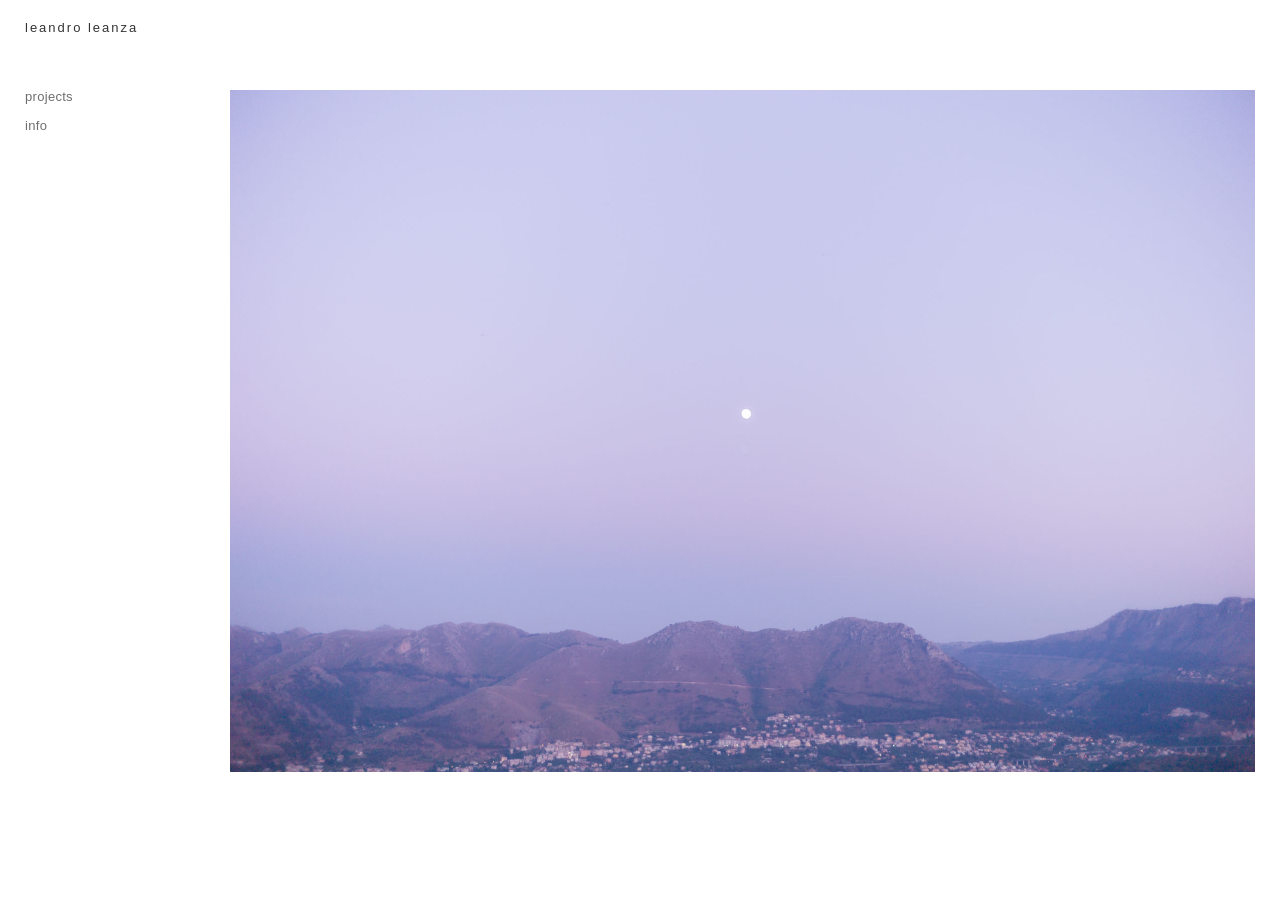
<file: docs/index.html>
<!doctype html>
<html lang="it">
<head>
<meta charset="utf-8">
<meta name="viewport" content="width=device-width,initial-scale=1">
<title>Leandro Leanza</title>
<meta name="description" content="Portfolio fotografico di Leandro Leanza">
<link rel="icon" href="assets/favicon.svg" type="image/svg+xml">
<link rel="icon" href="assets/favicon.png" type="image/png">
<link rel="apple-touch-icon" href="assets/favicon.png">
<link rel="stylesheet" href="assets/style.css">
</head>
<body class="home">
<header class="site-header">
  <h1 class="site-title"><a href="">Leandro Leanza</a></h1>
  <button class="menu-toggle" aria-expanded="false" aria-controls="main-nav">Menu</button>
  <nav id="main-nav" class="main-nav"><ul>
<li class="has-sub"><button class="sub-toggle" aria-expanded="false">Projects</button><div class="submenu"><ul>
<li><a href="quietly/">Quietly</a></li>
<li><a href="spaces/">Spaces</a></li>
<li><a href="the-last-year/">The Last Year</a></li>
</ul></div></li>
<li><a href="info/">Info</a></li>
  </ul></nav>
</header>
<main class="gallery gallery-static" data-count="1">
  <div class="slideshow">
<figure class="slide is-active" data-index="0"><img src="img/home/01.jpg" alt="" loading="eager"></figure>
  </div>
</main>
<script src="assets/site.js"></script>
</body>
</html>
</file>
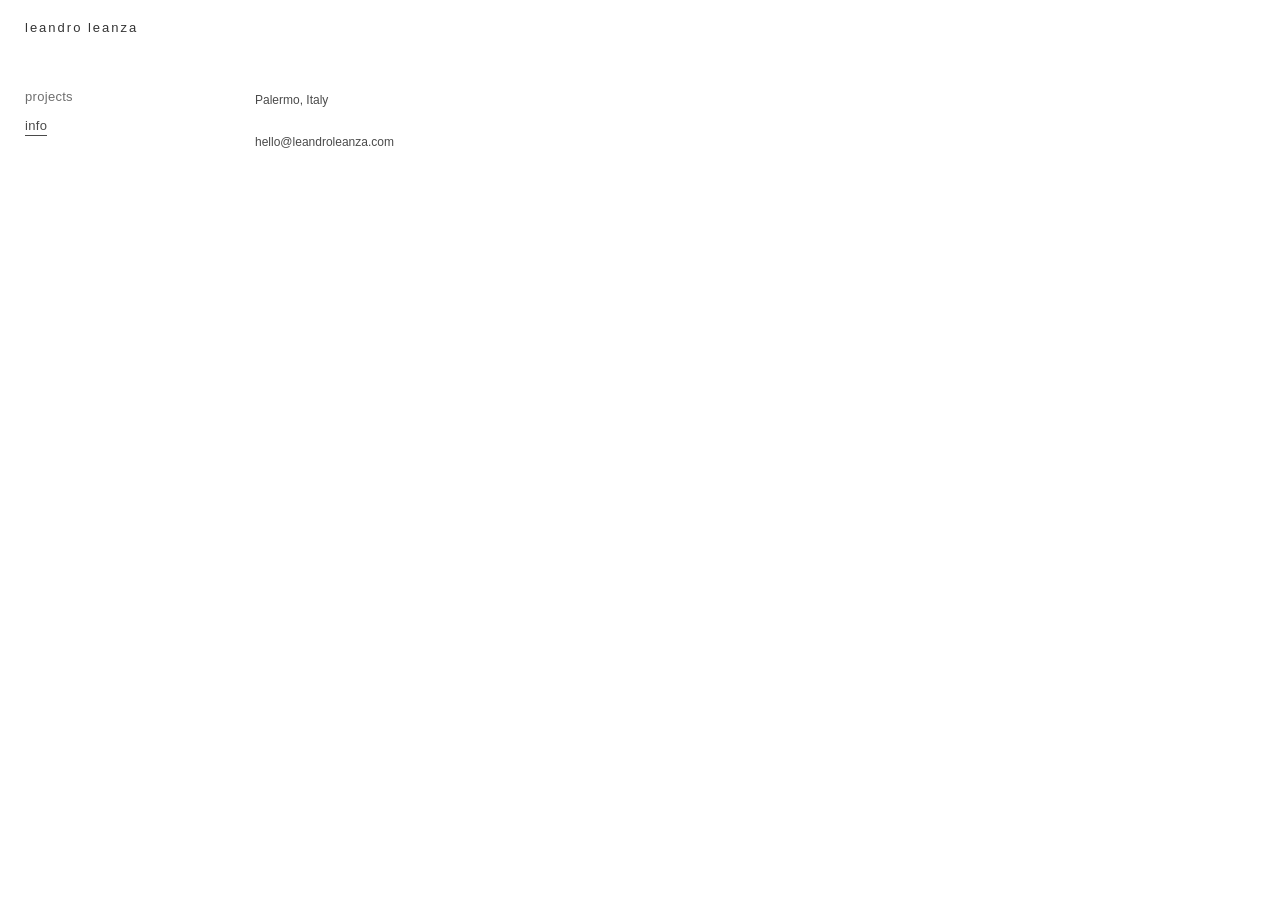
<file: docs/info/index.html>
<!doctype html>
<html lang="it">
<head>
<meta charset="utf-8">
<meta name="viewport" content="width=device-width,initial-scale=1">
<title>Info — Leandro Leanza</title>
<meta name="description" content="Portfolio fotografico di Leandro Leanza">
<link rel="icon" href="../assets/favicon.svg" type="image/svg+xml">
<link rel="icon" href="../assets/favicon.png" type="image/png">
<link rel="apple-touch-icon" href="../assets/favicon.png">
<link rel="stylesheet" href="../assets/style.css">
</head>
<body class="">
<header class="site-header">
  <h1 class="site-title"><a href="../">Leandro Leanza</a></h1>
  <button class="menu-toggle" aria-expanded="false" aria-controls="main-nav">Menu</button>
  <nav id="main-nav" class="main-nav"><ul>
<li class="has-sub"><button class="sub-toggle" aria-expanded="false">Projects</button><div class="submenu"><ul>
<li><a href="../quietly/">Quietly</a></li>
<li><a href="../spaces/">Spaces</a></li>
<li><a href="../the-last-year/">The Last Year</a></li>
</ul></div></li>
<li><a href="../info/" class="active">Info</a></li>
  </ul></nav>
</header>
<main class="info"><p>Palermo, Italy</p><p><a href="mailto:hello@leandroleanza.com">hello@leandroleanza.com</a></p></main>
<script src="../assets/site.js"></script>
</body>
</html>
</file>
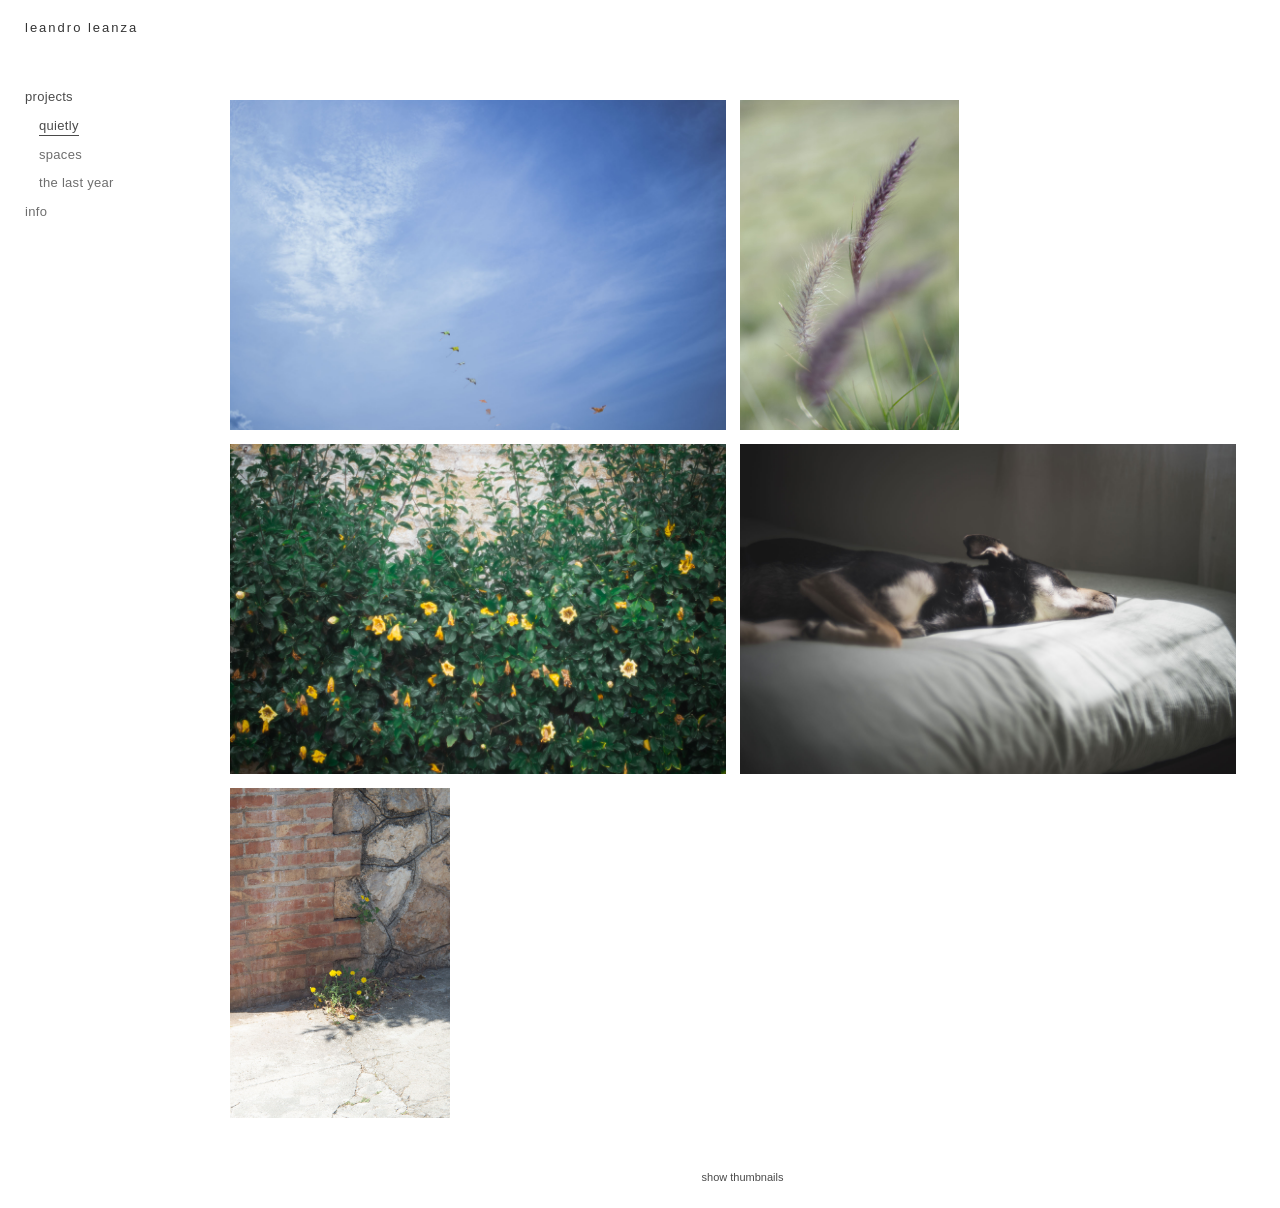
<file: docs/quietly/index.html>
<!doctype html>
<html lang="it">
<head>
<meta charset="utf-8">
<meta name="viewport" content="width=device-width,initial-scale=1">
<title>Quietly — Leandro Leanza</title>
<meta name="description" content="Portfolio fotografico di Leandro Leanza">
<link rel="icon" href="../assets/favicon.svg" type="image/svg+xml">
<link rel="icon" href="../assets/favicon.png" type="image/png">
<link rel="apple-touch-icon" href="../assets/favicon.png">
<link rel="stylesheet" href="../assets/style.css">
</head>
<body class="">
<header class="site-header">
  <h1 class="site-title"><a href="../">Leandro Leanza</a></h1>
  <button class="menu-toggle" aria-expanded="false" aria-controls="main-nav">Menu</button>
  <nav id="main-nav" class="main-nav"><ul>
<li class="has-sub open"><button class="sub-toggle" aria-expanded="true">Projects</button><div class="submenu"><ul>
<li><a href="../quietly/" class="active">Quietly</a></li>
<li><a href="../spaces/">Spaces</a></li>
<li><a href="../the-last-year/">The Last Year</a></li>
</ul></div></li>
<li><a href="../info/">Info</a></li>
  </ul></nav>
</header>
<main class="gallery" data-count="5">
  <div class="slideshow">
<figure class="slide is-active" data-index="0"><img src="../img/quietly/01.jpg" alt="" loading="eager"></figure>
<figure class="slide" data-index="1"><img src="../img/quietly/02.jpg" alt="" loading="eager"></figure>
<figure class="slide" data-index="2"><img src="../img/quietly/03.jpg" alt="" loading="lazy"></figure>
<figure class="slide" data-index="3"><img src="../img/quietly/04.jpg" alt="" loading="lazy"></figure>
<figure class="slide" data-index="4"><img src="../img/quietly/05.jpg" alt="" loading="lazy"></figure>
    <button class="hit prev-slide" aria-label="Precedente"></button>
    <button class="hit next-slide" aria-label="Successiva"></button>
  </div>
  <div class="thumbnails" hidden>
<button class="thumb" data-index="0"><img src="../img/quietly/01.jpg" alt="" loading="lazy"></button>
<button class="thumb" data-index="1"><img src="../img/quietly/02.jpg" alt="" loading="lazy"></button>
<button class="thumb" data-index="2"><img src="../img/quietly/03.jpg" alt="" loading="lazy"></button>
<button class="thumb" data-index="3"><img src="../img/quietly/04.jpg" alt="" loading="lazy"></button>
<button class="thumb" data-index="4"><img src="../img/quietly/05.jpg" alt="" loading="lazy"></button>
  </div>
  <footer class="gallery-controls">
    <button class="thumbnail-toggle">show thumbnails</button>
  </footer>
</main>
<script src="../assets/site.js"></script>
</body>
</html>
</file>
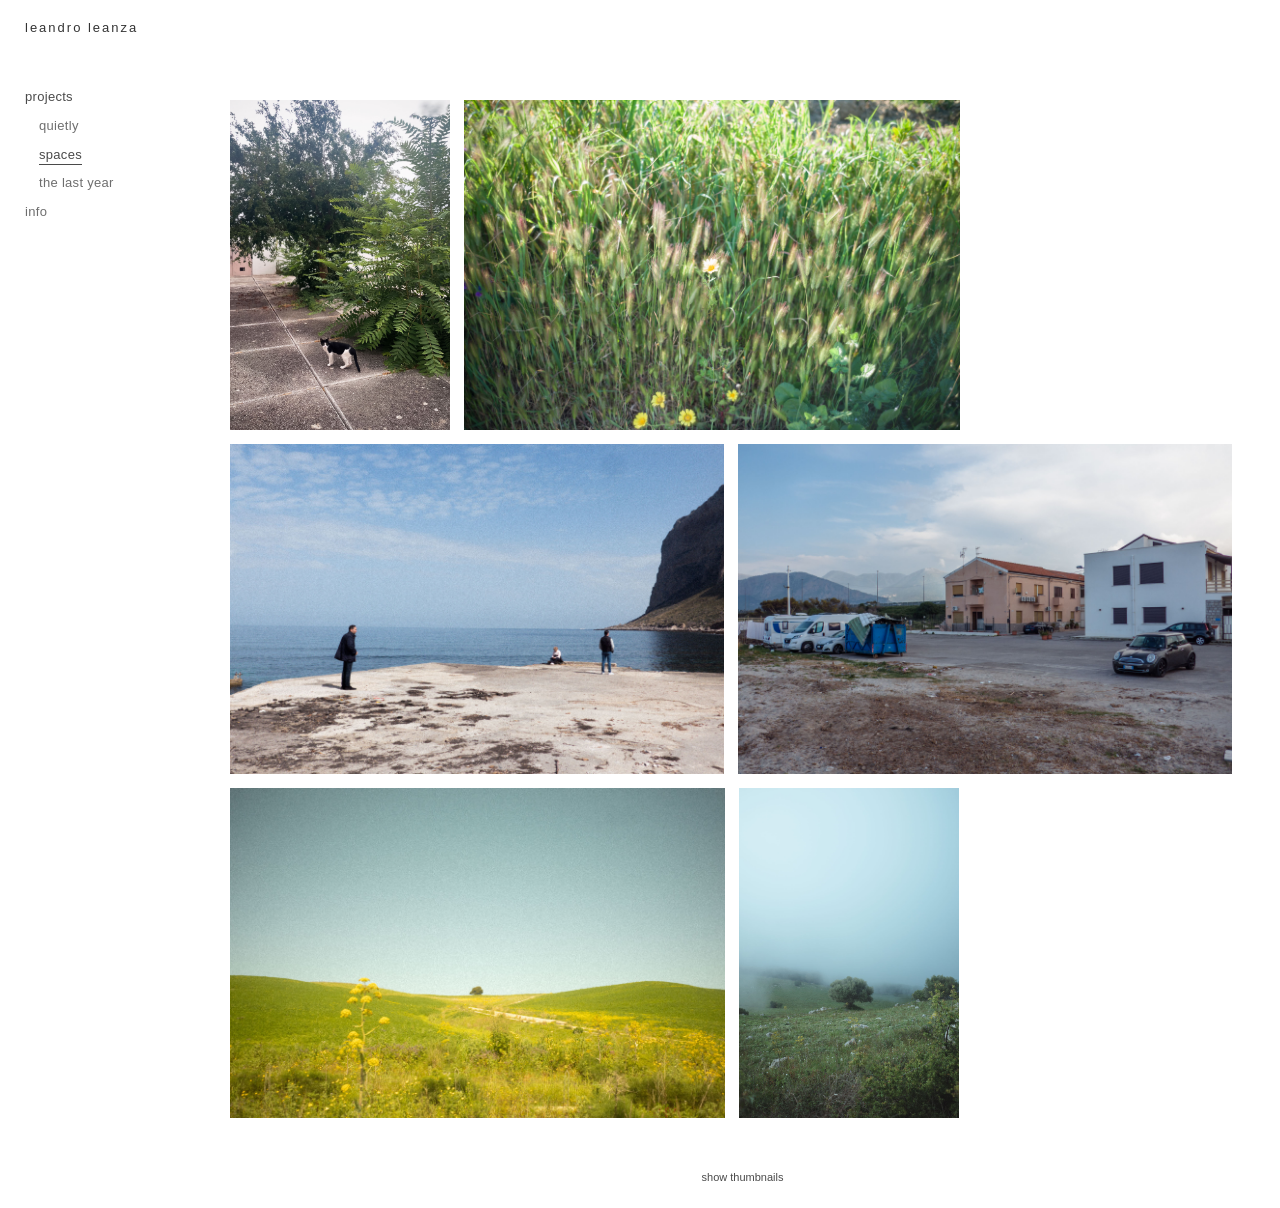
<file: docs/spaces/index.html>
<!doctype html>
<html lang="it">
<head>
<meta charset="utf-8">
<meta name="viewport" content="width=device-width,initial-scale=1">
<title>Spaces — Leandro Leanza</title>
<meta name="description" content="Portfolio fotografico di Leandro Leanza">
<link rel="icon" href="../assets/favicon.svg" type="image/svg+xml">
<link rel="icon" href="../assets/favicon.png" type="image/png">
<link rel="apple-touch-icon" href="../assets/favicon.png">
<link rel="stylesheet" href="../assets/style.css">
</head>
<body class="">
<header class="site-header">
  <h1 class="site-title"><a href="../">Leandro Leanza</a></h1>
  <button class="menu-toggle" aria-expanded="false" aria-controls="main-nav">Menu</button>
  <nav id="main-nav" class="main-nav"><ul>
<li class="has-sub open"><button class="sub-toggle" aria-expanded="true">Projects</button><div class="submenu"><ul>
<li><a href="../quietly/">Quietly</a></li>
<li><a href="../spaces/" class="active">Spaces</a></li>
<li><a href="../the-last-year/">The Last Year</a></li>
</ul></div></li>
<li><a href="../info/">Info</a></li>
  </ul></nav>
</header>
<main class="gallery" data-count="6">
  <div class="slideshow">
<figure class="slide is-active" data-index="0"><img src="../img/spaces/01.jpg" alt="" loading="eager"></figure>
<figure class="slide" data-index="1"><img src="../img/spaces/02.jpg" alt="" loading="eager"></figure>
<figure class="slide" data-index="2"><img src="../img/spaces/03.jpg" alt="" loading="lazy"></figure>
<figure class="slide" data-index="3"><img src="../img/spaces/04.jpg" alt="" loading="lazy"></figure>
<figure class="slide" data-index="4"><img src="../img/spaces/05.jpg" alt="" loading="lazy"></figure>
<figure class="slide" data-index="5"><img src="../img/spaces/06.jpg" alt="" loading="lazy"></figure>
    <button class="hit prev-slide" aria-label="Precedente"></button>
    <button class="hit next-slide" aria-label="Successiva"></button>
  </div>
  <div class="thumbnails" hidden>
<button class="thumb" data-index="0"><img src="../img/spaces/01.jpg" alt="" loading="lazy"></button>
<button class="thumb" data-index="1"><img src="../img/spaces/02.jpg" alt="" loading="lazy"></button>
<button class="thumb" data-index="2"><img src="../img/spaces/03.jpg" alt="" loading="lazy"></button>
<button class="thumb" data-index="3"><img src="../img/spaces/04.jpg" alt="" loading="lazy"></button>
<button class="thumb" data-index="4"><img src="../img/spaces/05.jpg" alt="" loading="lazy"></button>
<button class="thumb" data-index="5"><img src="../img/spaces/06.jpg" alt="" loading="lazy"></button>
  </div>
  <footer class="gallery-controls">
    <button class="thumbnail-toggle">show thumbnails</button>
  </footer>
</main>
<script src="../assets/site.js"></script>
</body>
</html>
</file>
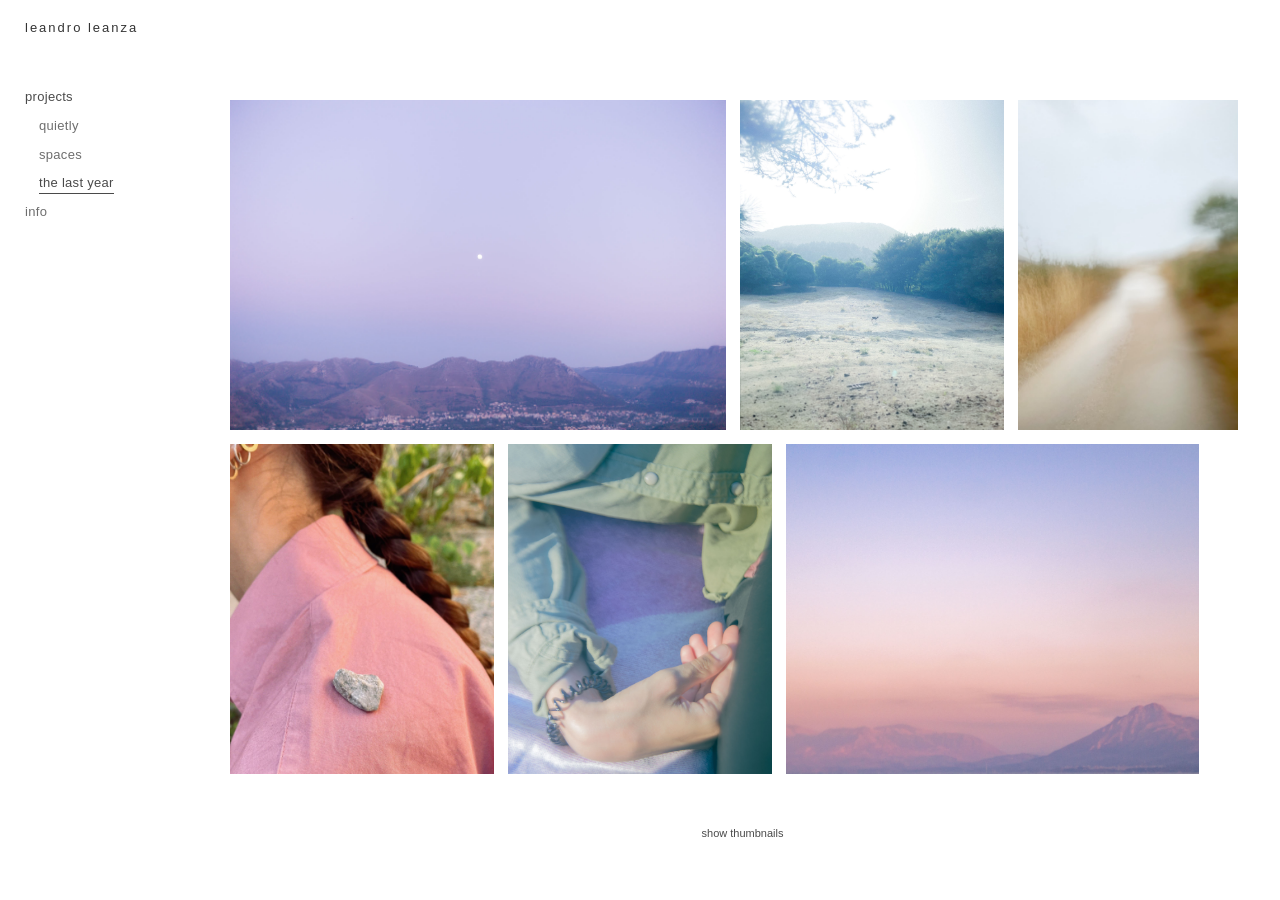
<file: docs/the-last-year/index.html>
<!doctype html>
<html lang="it">
<head>
<meta charset="utf-8">
<meta name="viewport" content="width=device-width,initial-scale=1">
<title>The Last Year — Leandro Leanza</title>
<meta name="description" content="Portfolio fotografico di Leandro Leanza">
<link rel="icon" href="../assets/favicon.svg" type="image/svg+xml">
<link rel="icon" href="../assets/favicon.png" type="image/png">
<link rel="apple-touch-icon" href="../assets/favicon.png">
<link rel="stylesheet" href="../assets/style.css">
</head>
<body class="">
<header class="site-header">
  <h1 class="site-title"><a href="../">Leandro Leanza</a></h1>
  <button class="menu-toggle" aria-expanded="false" aria-controls="main-nav">Menu</button>
  <nav id="main-nav" class="main-nav"><ul>
<li class="has-sub open"><button class="sub-toggle" aria-expanded="true">Projects</button><div class="submenu"><ul>
<li><a href="../quietly/">Quietly</a></li>
<li><a href="../spaces/">Spaces</a></li>
<li><a href="../the-last-year/" class="active">The Last Year</a></li>
</ul></div></li>
<li><a href="../info/">Info</a></li>
  </ul></nav>
</header>
<main class="gallery" data-count="6">
  <div class="slideshow">
<figure class="slide is-active" data-index="0"><img src="../img/the-last-year/01.jpg" alt="" loading="eager"></figure>
<figure class="slide" data-index="1"><img src="../img/the-last-year/02.jpg" alt="" loading="eager"></figure>
<figure class="slide" data-index="2"><img src="../img/the-last-year/03.jpg" alt="" loading="lazy"></figure>
<figure class="slide" data-index="3"><img src="../img/the-last-year/04.jpg" alt="" loading="lazy"></figure>
<figure class="slide" data-index="4"><img src="../img/the-last-year/05.jpg" alt="" loading="lazy"></figure>
<figure class="slide" data-index="5"><img src="../img/the-last-year/06.jpg" alt="" loading="lazy"></figure>
    <button class="hit prev-slide" aria-label="Precedente"></button>
    <button class="hit next-slide" aria-label="Successiva"></button>
  </div>
  <div class="thumbnails" hidden>
<button class="thumb" data-index="0"><img src="../img/the-last-year/01.jpg" alt="" loading="lazy"></button>
<button class="thumb" data-index="1"><img src="../img/the-last-year/02.jpg" alt="" loading="lazy"></button>
<button class="thumb" data-index="2"><img src="../img/the-last-year/03.jpg" alt="" loading="lazy"></button>
<button class="thumb" data-index="3"><img src="../img/the-last-year/04.jpg" alt="" loading="lazy"></button>
<button class="thumb" data-index="4"><img src="../img/the-last-year/05.jpg" alt="" loading="lazy"></button>
<button class="thumb" data-index="5"><img src="../img/the-last-year/06.jpg" alt="" loading="lazy"></button>
  </div>
  <footer class="gallery-controls">
    <button class="thumbnail-toggle">show thumbnails</button>
  </footer>
</main>
<script src="../assets/site.js"></script>
</body>
</html>
</file>
<file: docs/assets/style.css>
:root {
  --text: #4a4a4a;
  --title: #121212;
  --bg: #fff;
  --gutter: 25px;
}
* { box-sizing: border-box; }
html, body { margin: 0; padding: 0; }
body {
  font-family: "Helvetica Neue", Helvetica, Arial, sans-serif;
  font-size: 13px;
  line-height: 1.6;
  color: var(--text);
  background: var(--bg);
  -webkit-font-smoothing: antialiased;
}
a { color: inherit; text-decoration: none; }
a:hover { opacity: .6; }
button { font: inherit; color: inherit; background: none; border: 0; padding: 0; cursor: pointer; }
ul { list-style: none; margin: 0; padding: 0; }

/* Header */
.site-header {
  display: flex;
  align-items: baseline;
  justify-content: space-between;
  padding: 20px var(--gutter);
  position: relative;
  z-index: 10;
}
.site-title { margin: 0; font-size: 13px; font-weight: 400; letter-spacing: 2px; line-height: 1.2; color: var(--title); text-transform: lowercase; }
.site-title a { color: rgba(0,0,0,.8); }
.main-nav { text-transform: lowercase; }
.main-nav ul { display: flex; gap: 28px; }
.main-nav a, .sub-toggle { font-size: 13px; letter-spacing: .3px; opacity: .8; }
.main-nav a.active { opacity: 1; border-bottom: 1px solid currentColor; }
.sub-toggle { text-transform: lowercase; line-height: 1.4; }
.sub-toggle:hover { opacity: .6; }
.has-sub.open > .sub-toggle { opacity: 1; }

/* Sottomenu: dissolvenza all'apertura */
.submenu {
  display: grid; grid-template-rows: 0fr; opacity: 0; visibility: hidden;
  transition: grid-template-rows .35s ease, opacity .35s ease, visibility 0s linear .35s;
}
.main-nav .submenu > ul { overflow: hidden; min-height: 0; display: block; gap: 0; padding-left: 14px; }
.submenu li { padding-top: 8px; }
.has-sub.open > .submenu {
  grid-template-rows: 1fr; opacity: 1; visibility: visible;
  transition: grid-template-rows .35s ease, opacity .35s ease, visibility 0s;
}
@media (prefers-reduced-motion: reduce) { .submenu, .has-sub.open > .submenu { transition: none; } }
.menu-toggle { display: none; font-size: 16px; }

/* Gallery */
.gallery { padding: 0 var(--gutter) 0; }
.slideshow {
  position: relative;
  height: calc(100vh - 150px);
  min-height: 320px;
}
.slide { position: absolute; inset: 0; margin: 0; display: none; align-items: center; justify-content: center; }
.slide.is-active { display: flex; }
.slide img { max-width: 100%; max-height: 100%; width: auto; height: auto; object-fit: contain; }
.gallery, .gallery button { -webkit-tap-highlight-color: transparent; }
.hit { touch-action: manipulation; outline: none; position: absolute; top: 0; bottom: 0; width: 50%; z-index: 2; }
.hit.prev-slide { left: 0; cursor: w-resize; }
.hit.next-slide { right: 0; cursor: e-resize; }

.gallery-controls {
  display: flex; align-items: center; justify-content: center; gap: 20px;
  height: 60px; font-size: 11px; letter-spacing: .5px;
}
.numbers { display: flex; flex-wrap: wrap; gap: 8px; justify-content: center; }
.num { opacity: .4; }
.num.is-active, .num:hover { opacity: 1; }
.pager .sep { margin: 0 6px; opacity: .6; }
.pager button:hover, .thumbnail-toggle:hover { opacity: .6; }

.thumbnails {
  --thumb-h: 330px;
  display: flex; flex-wrap: wrap; gap: 14px;
  padding: 10px 0 30px; align-items: flex-start;
}
.thumbnails[hidden] { display: none; }
.thumb { display: block; height: var(--thumb-h); }
.thumb img { height: var(--thumb-h); width: auto; max-width: none; display: block; }
.gallery.show-thumbs .slideshow { display: none; }

/* Books */
.books { padding: 20px var(--gutter) 80px; max-width: 760px; margin: 0 auto; }
.book { margin-bottom: 80px; }
.book img { width: 100%; height: auto; display: block; margin-bottom: 20px; }
.book h3 { font-size: 15px; font-weight: 400; margin: 0 0 12px; color: var(--title); }
.book p { margin: 0 0 12px; }
.book-link a { font-style: italic; font-weight: 700; }

/* Info */
.info { padding: 20px var(--gutter) 100px; max-width: 560px; margin: 0 auto; font-size: 12px; line-height: 1.7; }
.info-portrait { width: 100%; height: auto; display: block; margin-bottom: 24px; }
.info p { margin: 0 0 22px; }

/* Desktop: titolo e menu in colonna a sinistra */
@media (min-width: 761px) {
  :root { --side: 230px; --content-top: 90px; }
  body { padding-left: var(--side); }
  .site-header {
    position: fixed; top: 0; left: 0; bottom: 0; width: var(--side);
    flex-direction: column; align-items: flex-start; justify-content: flex-start;
    padding: 20px var(--gutter);
  }
  /* la prima voce del menu parte alla stessa quota del bordo superiore della foto */
  .main-nav { position: absolute; top: calc(var(--content-top) - 3px); left: var(--gutter); }
  .main-nav ul { flex-direction: column; gap: 8px; }
  .main-nav a { display: inline-block; font-size: 13px; line-height: 1.4; }
  .gallery { padding-top: var(--content-top); padding-left: 0; }
  .slideshow { height: calc(100vh - var(--content-top) - 80px); }
  .gallery-static .slideshow { height: calc(100vh - var(--content-top) - 20px); }
  .slide { align-items: flex-start; }
  .books, .info { margin-left: 0; margin-right: auto; padding-top: var(--content-top); }
}

/* Mobile */
@media (max-width: 760px) {
  :root { --gutter: 20px; }
  .menu-toggle { display: block; }
  .main-nav { display: none; position: fixed; inset: 0; background: #fff; padding: 70px var(--gutter) 20px; }
  .main-nav.open { display: block; }
  .main-nav ul { flex-direction: column; gap: 6px; }
  .main-nav a, .sub-toggle { font-size: 22px; line-height: 1.8; }
  .submenu li { padding-top: 0; }
  .main-nav a.active { border: 0; }
  .menu-toggle { position: relative; z-index: 20; }
  .site-title { position: relative; z-index: 20; }
  .slideshow { height: auto; min-height: 0; }
  .slide { position: static; display: none; }
  .slide.is-active { display: block; }
  .slide img { width: 100%; height: auto; }
  .numbers { display: none; }
}
</file>
